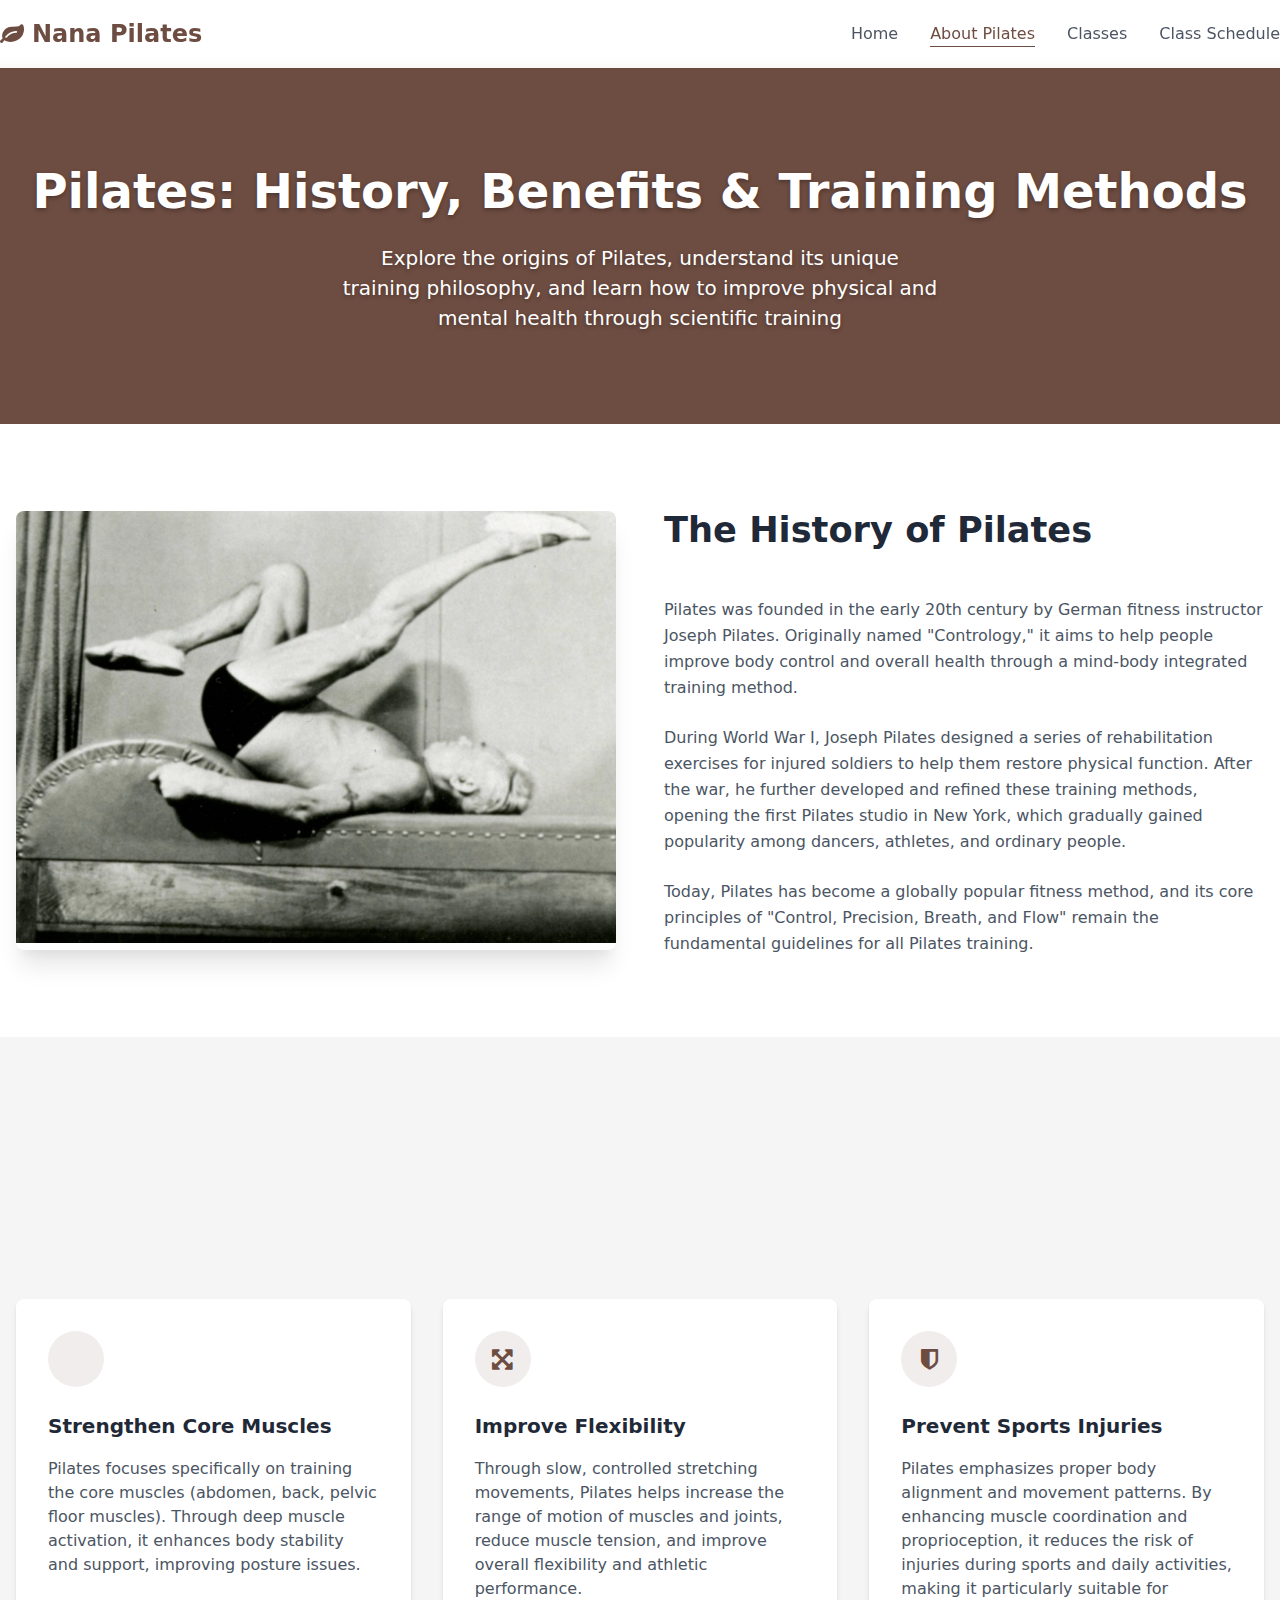
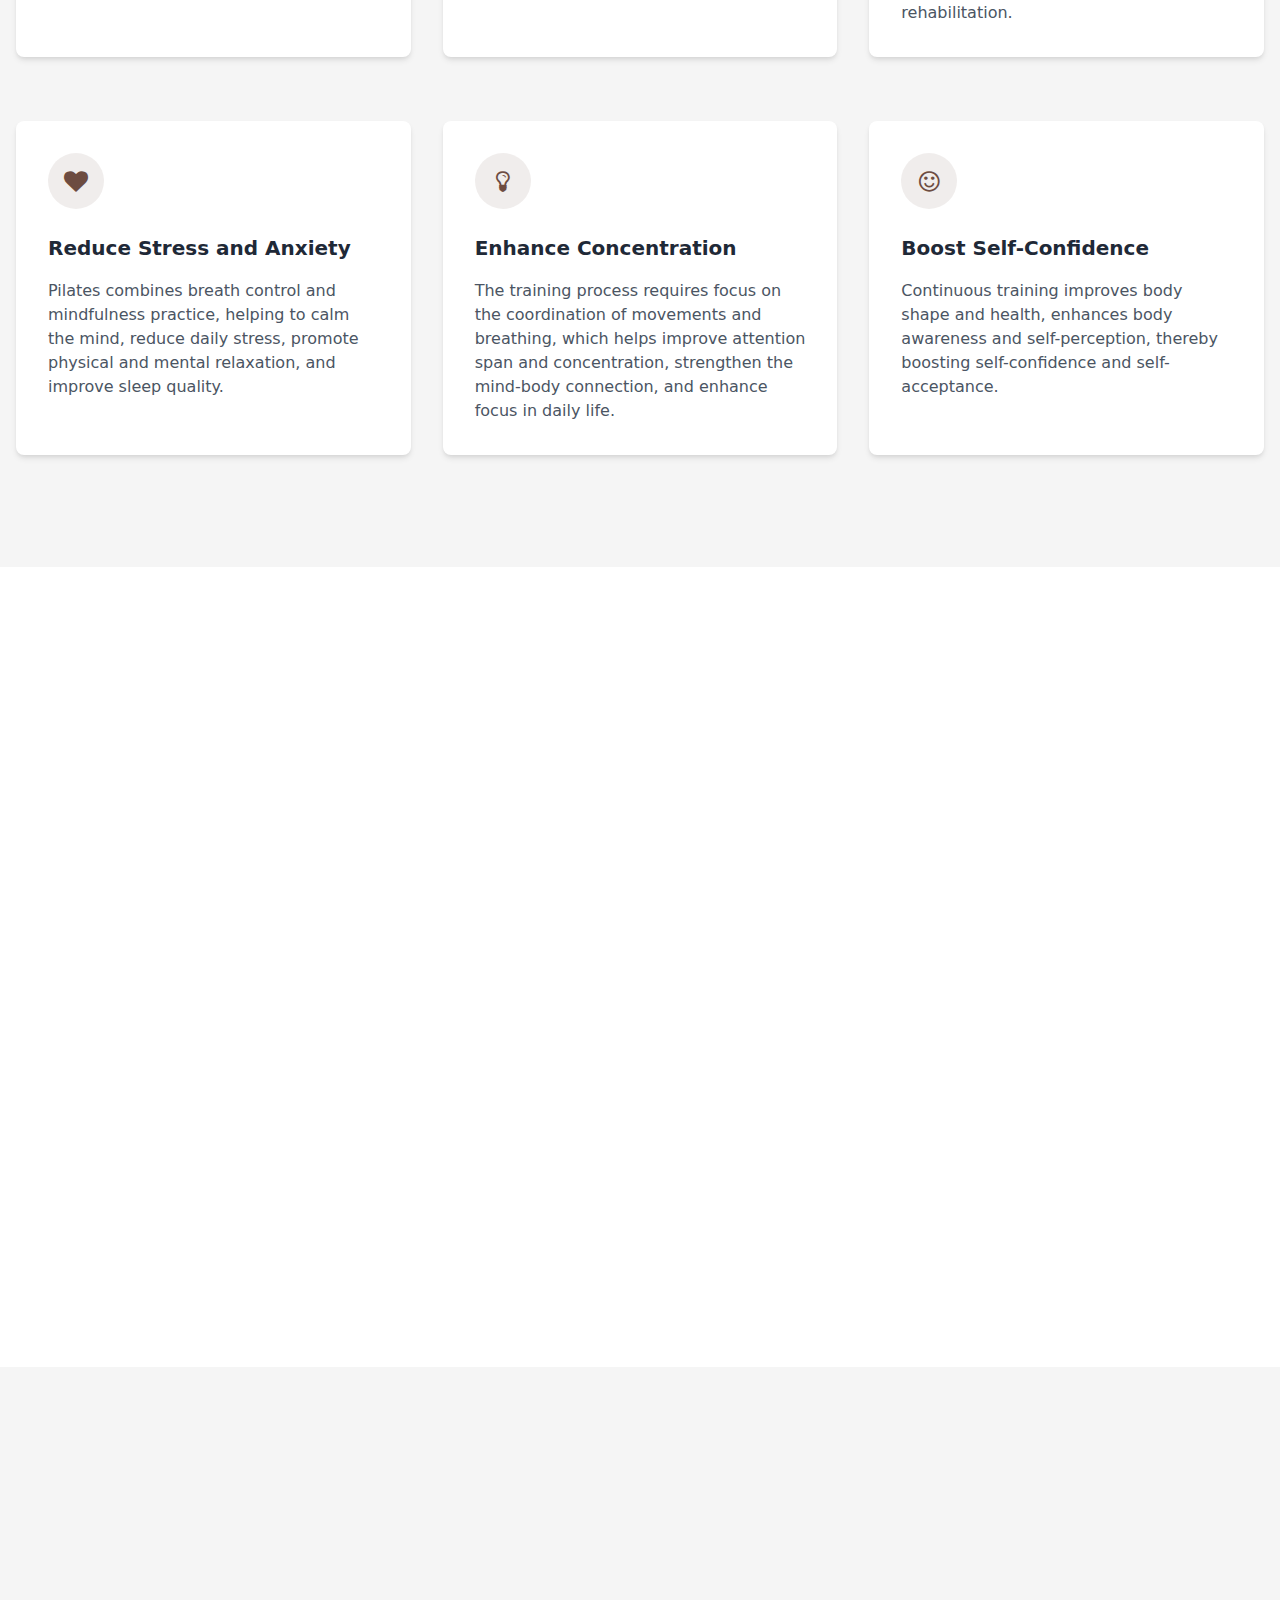
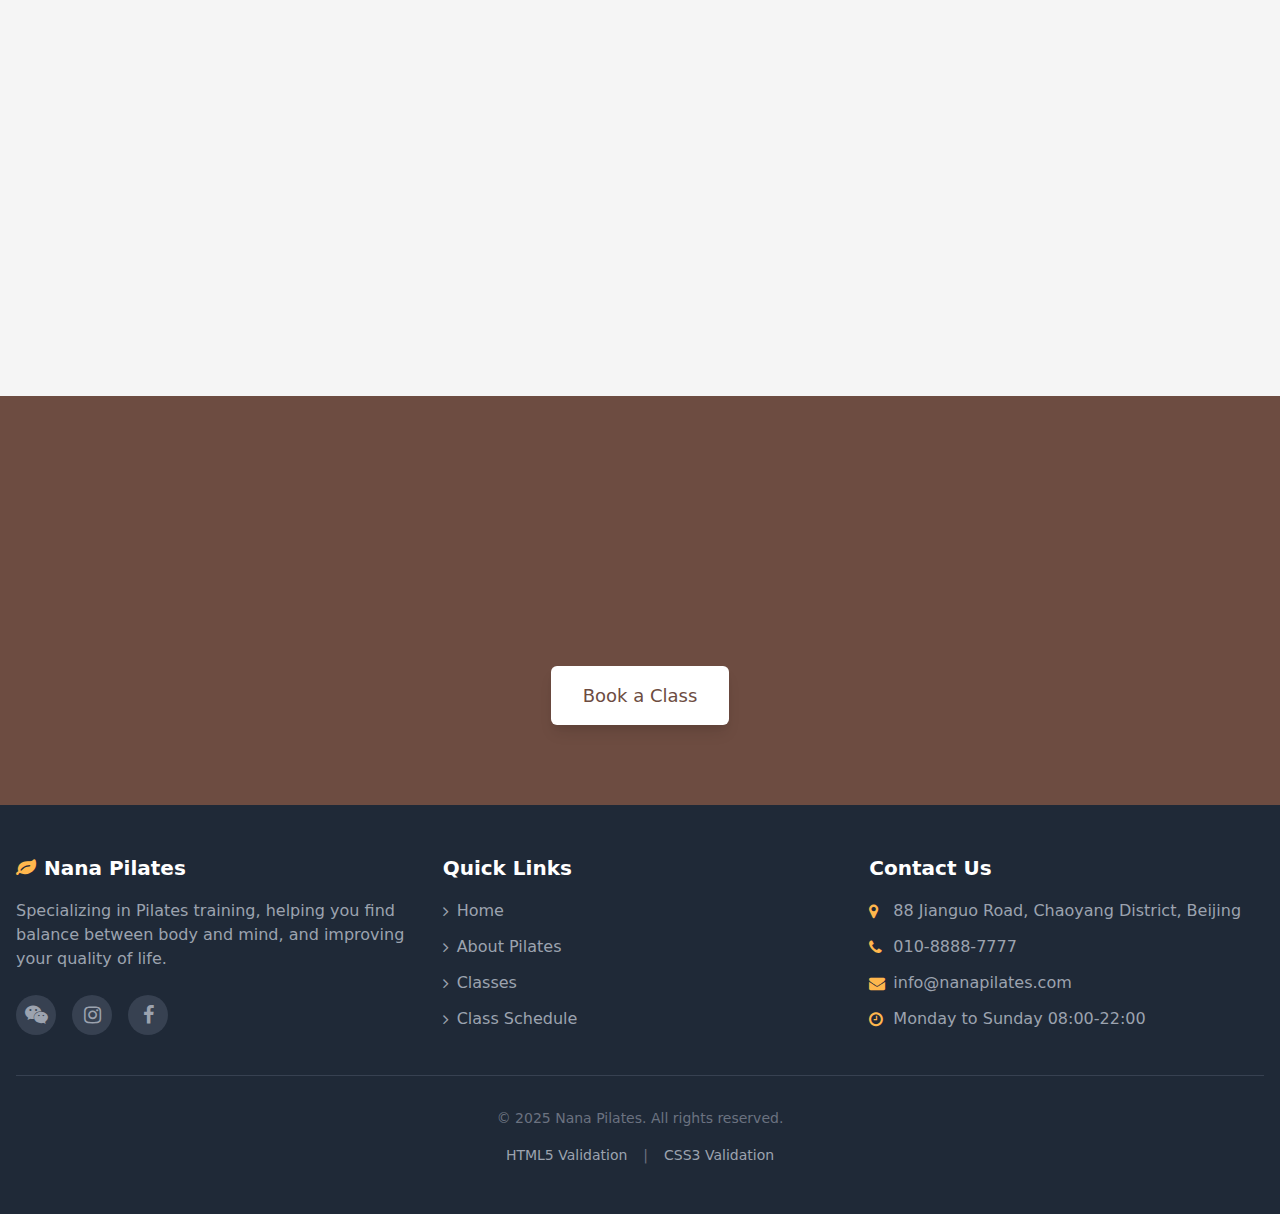
<file: About-pilates/about-pilates.html>
<!DOCTYPE html>
<html lang="en">
<head>
    <meta charset="UTF-8">
    <meta name="viewport" content="width=device-width, initial-scale=1.0">
    <meta name="description" content="Pilates History, Benefits & Training Methods - Nana Pilates Professional Studio">
    <meta name="keywords" content="Pilates history,Pilates benefits,Pilates training methods,Joseph Pilates">
    <title>About Pilates - Nana Pilates</title>
    <!-- External Resources -->
    <link href="https://cdn.jsdelivr.net/npm/font-awesome@4.7.0/css/font-awesome.min.css" rel="stylesheet">
    <!-- Import Separated CSS File -->
    <link rel="stylesheet" href="about-pilates.css">
</head>

<body>
    <!-- Navigation Bar (Controller: Page Navigation) -->
    <header id="navbar">
        <div class="container navbar-container">
            <a href="https://ruwen-hu.github.io/2025-Web-Assignment2/index.html" class="logo">
                <i class="fa fa-leaf"></i>
                <span>Nana Pilates</span>
            </a>
            
            <!-- Desktop Navigation -->
            <nav class="desktop-nav">
                <a href="https://ruwen-hu.github.io/2025-Web-Assignment2/index.html">Home</a>
                <a href="https://ruwen-hu.github.io/2025-Web-Assignment2/About-pilates/about-pilates.html" class="active">About Pilates</a>
                <a href="https://ruwen-hu.github.io/2025-Web-Assignment2/Courses/courses.html">Classes</a>
                <a href="https://ruwen-hu.github.io/2025-Web-Assignment2/Timetable/timetable.html">Class Schedule</a>
            </nav>
            
            <!-- Mobile Menu Button -->
            <button id="mobile-menu-btn" class="mobile-menu-btn">
                <i class="fa fa-bars" id="menu-icon"></i>
            </button>
        </div>
        
        <!-- Mobile Navigation Menu -->
        <div id="mobile-menu" class="mobile-menu">
            <div class="container">
                <ul>
                    <li><a href="https://ruwen-hu.github.io/2025-Web-Assignment2/index.html">Home</a></li>
                    <li><a href="https://ruwen-hu.github.io/2025-Web-Assignment2/About-pilates/about-pilates.html" class="active">About Pilates</a></li>
                    <li><a href="https://ruwen-hu.github.io/2025-Web-Assignment2/Courses/courses.html">Classes</a></li>
                    <li><a href="https://ruwen-hu.github.io/2025-Web-Assignment2/Timetable/timetable.html">Class Schedule</a></li>
                </ul>
            </div>
        </div>
    </header>

    <!-- Page Title Section -->
    <section class="page-hero">
        <div class="hero-content">
            <h1 class="hero-title text-shadow scroll-animate">Pilates: History, Benefits & Training Methods</h1>
            <p class="hero-desc text-shadow scroll-animate">
                Explore the origins of Pilates, understand its unique training philosophy, and learn how to improve physical and mental health through scientific training
            </p>
        </div>
    </section>

    <!-- Pilates History (Model: Data Display) -->
    <section class="section section-white">
        <div class="container">
            <div class="history-container">
                <div class="history-image scroll-animate">
                    <img src="image2_1.png" alt="Joseph Pilates">
                </div>
                <div class="history-content scroll-animate">
                    <h2 class="section-title">The History of Pilates</h2>
                    <p>
                        Pilates was founded in the early 20th century by German fitness instructor Joseph Pilates. Originally named "Contrology," it aims to help people improve body control and overall health through a mind-body integrated training method.
                    </p>
                    <p>
                        During World War I, Joseph Pilates designed a series of rehabilitation exercises for injured soldiers to help them restore physical function. After the war, he further developed and refined these training methods, opening the first Pilates studio in New York, which gradually gained popularity among dancers, athletes, and ordinary people.
                    </p>
                    <p>
                        Today, Pilates has become a globally popular fitness method, and its core principles of "Control, Precision, Breath, and Flow" remain the fundamental guidelines for all Pilates training.
                    </p>
                </div>
            </div>
        </div>
    </section>

    <!-- Core Benefits of Pilates (Model: Data Display + Category Filtering) -->
    <section class="section section-neutral">
        <div class="container">
            <div class="text-center mb-8">
                <h2 class="section-title scroll-animate">Core Benefits of Pilates</h2>
                <div class="section-divider scroll-animate"></div>
                
                <!-- Category Filter Function (Controller: Data Filtering) -->
                <div class="filter-buttons scroll-animate">
                    <button class="benefit-filter-btn active" data-filter="all">
                        All Benefits
                    </button>
                    <button class="benefit-filter-btn" data-filter="physical">
                        Physical Benefits
                    </button>
                    <button class="benefit-filter-btn" data-filter="mental">
                        Mental Benefits
                    </button>
                </div>
            </div>
            
            <!-- Benefits List (View: Data Display) -->
            <div id="benefits-container" class="benefits-container">
                <!-- Physical Benefit 1 -->
                <div class="benefit-card card-hover" data-category="physical">
                    <div class="benefit-icon">
                        <i class="fa fa-dumbbell"></i>
                    </div>
                    <h3 class="benefit-title">Strengthen Core Muscles</h3>
                    <p class="benefit-desc">
                        Pilates focuses specifically on training the core muscles (abdomen, back, pelvic floor muscles). Through deep muscle activation, it enhances body stability and support, improving posture issues.
                    </p>
                </div>
                
                <!-- Physical Benefit 2 -->
                <div class="benefit-card card-hover" data-category="physical">
                    <div class="benefit-icon">
                        <i class="fa fa-arrows-alt"></i>
                    </div>
                    <h3 class="benefit-title">Improve Flexibility</h3>
                    <p class="benefit-desc">
                        Through slow, controlled stretching movements, Pilates helps increase the range of motion of muscles and joints, reduce muscle tension, and improve overall flexibility and athletic performance.
                    </p>
                </div>
                
                <!-- Physical Benefit 3 -->
                <div class="benefit-card card-hover" data-category="physical">
                    <div class="benefit-icon">
                        <i class="fa fa-shield"></i>
                    </div>
                    <h3 class="benefit-title">Prevent Sports Injuries</h3>
                    <p class="benefit-desc">
                        Pilates emphasizes proper body alignment and movement patterns. By enhancing muscle coordination and proprioception, it reduces the risk of injuries during sports and daily activities, making it particularly suitable for rehabilitation.
                    </p>
                </div>
                
                <!-- Mental Benefit 1 -->
                <div class="benefit-card card-hover" data-category="mental">
                    <div class="benefit-icon">
                        <i class="fa fa-heart"></i>
                    </div>
                    <h3 class="benefit-title">Reduce Stress and Anxiety</h3>
                    <p class="benefit-desc">
                        Pilates combines breath control and mindfulness practice, helping to calm the mind, reduce daily stress, promote physical and mental relaxation, and improve sleep quality.
                    </p>
                </div>
                
                <!-- Mental Benefit 2 -->
                <div class="benefit-card card-hover" data-category="mental">
                    <div class="benefit-icon">
                        <i class="fa fa-lightbulb-o"></i>
                    </div>
                    <h3 class="benefit-title">Enhance Concentration</h3>
                    <p class="benefit-desc">
                        The training process requires focus on the coordination of movements and breathing, which helps improve attention span and concentration, strengthen the mind-body connection, and enhance focus in daily life.
                    </p>
                </div>
                
                <!-- Mental Benefit 3 -->
                <div class="benefit-card card-hover" data-category="mental">
                    <div class="benefit-icon">
                        <i class="fa fa-smile-o"></i>
                    </div>
                    <h3 class="benefit-title">Boost Self-Confidence</h3>
                    <p class="benefit-desc">
                        Continuous training improves body shape and health, enhances body awareness and self-perception, thereby boosting self-confidence and self-acceptance.
                    </p>
                </div>
            </div>
        </div>
    </section>

    <!-- Pilates Training Methods (Model: Data Display + Interactive Effects) -->
    <section class="section section-white">
        <div class="container">
            <div class="text-center mb-8">
                <h2 class="section-title scroll-animate">Core Pilates Training Methods</h2>
                <div class="section-divider scroll-animate"></div>
            </div>
            
            <div class="methods-container">
                <!-- Training Method 1 -->
                <div class="method-item scroll-animate">
                    <div class="method-number">1</div>
                    <div class="method-content">
                        <h3 class="method-title">Mat Pilates</h3>
                        <p class="method-desc">
                            The most basic form of Pilates training that requires no equipment (or only minimal auxiliary tools like resistance bands and small balls) and uses body weight for exercise.
                        </p>
                        <p class="method-desc">
                            Suitable for: Beginners, home training, and building foundational core strength. Common exercises include: Hundreds, Roll-Up, Single Leg Stretch, etc.
                        </p>
                    </div>
                </div>
                
                <!-- Training Method 2 -->
                <div class="method-item scroll-animate">
                    <div class="method-number">2</div>
                    <div class="method-content">
                        <h3 class="method-title">Equipment Pilates</h3>
                        <p class="method-desc">
                            Training using professional Pilates equipment, the most common being the Reformer. It provides resistance or support through springs to achieve more precise muscle training.
                        </p>
                        <p class="method-desc">
                            Suitable for: Students of all levels, rehabilitation training, and deep muscle activation. Other equipment includes: Cadillac, Wunda Chair, etc.
                        </p>
                    </div>
                </div>
                
                <!-- Training Method 3 -->
                <div class="method-item scroll-animate">
                    <div class="method-number">3</div>
                    <div class="method-content">
                        <h3 class="method-title">Pilates Breathing Technique</h3>
                        <p class="method-desc">
                            Pilates emphasizes the "lateral breathing" (or "intercostal breathing") method—expanding the ribs sideways when inhaling and engaging the abdomen when exhaling, helping to stabilize the core and provide movement energy.
                        </p>
                        <p class="method-desc">
                            Breath is closely coordinated with movement: usually exhale during exertion and inhale during relaxation or preparation, helping to improve movement quality and training effectiveness.
                        </p>
                    </div>
                </div>
                
                <!-- Training Method 4 -->
                <div class="method-item scroll-animate">
                    <div class="method-number">4</div>
                    <div class="method-content">
                        <h3 class="method-title">Pilates Core Principles</h3>
                        <p class="method-desc">
                            All Pilates training is based on six core principles: Control, Precision, Breath, Flow, Centering, and Concentration.
                        </p>
                        <p class="method-desc">
                            These principles ensure the safety and effectiveness of training, helping students maximize benefits in every movement while avoiding sports injuries.
                        </p>
                    </div>
                </div>
            </div>
        </div>
    </section>

    <!-- Suitable Crowds (Model: Data Display + Animation Effects) -->
    <section class="section section-neutral">
        <div class="container">
            <div class="text-center mb-8">
                <h2 class="section-title scroll-animate">Who is Pilates Suitable For?</h2>
                <div class="section-divider scroll-animate"></div>
            </div>
            
            <div class="people-container">
                <!-- Suitable Crowd 1 -->
                <div class="people-card card-hover scroll-animate">
                    <div class="people-icon">
                        <i class="fa fa-briefcase"></i>
                    </div>
                    <h3 class="people-title">Office Workers</h3>
                    <p class="people-desc">
                        Alleviate neck, shoulder, and back pain caused by prolonged sitting, correct poor posture, and reduce work stress.
                    </p>
                </div>
                
                <!-- Suitable Crowd 2 -->
                <div class="people-card card-hover scroll-animate">
                    <div class="people-icon">
                        <i class="fa fa-female"></i>
                    </div>
                    <h3 class="people-title">Postpartum Mothers</h3>
                    <p class="people-desc">
                        Restore pelvic floor muscle function, repair diastasis recti, reshape body contour, and relieve postpartum discomfort.
                    </p>
                </div>
                
                <!-- Suitable Crowd 3 -->
                <div class="people-card card-hover scroll-animate">
                    <div class="people-icon">
                        <i class="fa fa-futbol-o"></i>
                    </div>
                    <h3 class="people-title">Athletes</h3>
                    <p class="people-desc">
                        Enhance athletic performance, prevent sports injuries, and improve core stability and body coordination.
                    </p>
                </div>
                
                <!-- Suitable Crowd 4 -->
                <div class="people-card card-hover scroll-animate">
                    <div class="people-icon">
                        <i class="fa fa-heartbeat"></i>
                    </div>
                    <h3 class="people-title">Rehabilitation Patients</h3>
                    <p class="people-desc">
                        Assist physical therapy, restore function of injured areas, improve chronic pain, and enhance quality of life.
                    </p>
                </div>
            </div>
        </div>
    </section>

    <!-- Booking Section -->
    <section class="section section-primary">
        <div class="container text-center">
            <h2 class="section-title section-title-primary scroll-animate">Ready to Start Your Pilates Journey?</h2>
            <p class="section-desc section-desc-white scroll-animate">
                Enjoy 20% off your first trial class. Book a private session, and our professional instructors will provide you with personalized assessment and training recommendations.
            </p>
            <div class="button-container">
                <a href="https://ruwen-hu.github.io/2025-Web-Assignment2/Timetable/timetable.html" class="btn btn-primary">Book a Class</a>
            </div>
        </div>
    </section>

    <!-- Footer -->
    <footer class="footer">
        <div class="container">
            <div class="footer-container">
                <div class="footer-col footer-about">
                    <h3>
                        <i class="fa fa-leaf"></i>
                        Nana Pilates
                    </h3>
                    <p>
                        Specializing in Pilates training, helping you find balance between body and mind, and improving your quality of life.
                    </p>
                    <div class="social-links">
                        <a href="#" class="social-link">
                            <i class="fa fa-weixin"></i>
                        </a>
                        <a href="#" class="social-link">
                            <i class="fa fa-instagram"></i>
                        </a>
                        <a href="#" class="social-link">
                            <i class="fa fa-facebook"></i>
                        </a>
                    </div>
                </div>
                <div class="footer-col footer-links">
                    <h3>Quick Links</h3>
                    <ul>
                        <li><a href="https://ruwen-hu.github.io/2025-Web-Assignment2/index.html">
                            <i class="fa fa-angle-right"></i> Home
                        </a></li>
                        <li><a href="https://ruwen-hu.github.io/2025-Web-Assignment2/About-pilates/about-pilates.html">
                            <i class="fa fa-angle-right"></i> About Pilates
                        </a></li>
                        <li><a href="https://ruwen-hu.github.io/2025-Web-Assignment2/Courses/courses.html">
                            <i class="fa fa-angle-right"></i> Classes
                        </a></li>
                        <li><a href="https://ruwen-hu.github.io/2025-Web-Assignment2/Timetable/timetable.html">
                            <i class="fa fa-angle-right"></i> Class Schedule
                        </a></li>
                    </ul>
                </div>
                <div class="footer-col footer-contact">
                    <h3>Contact Us</h3>
                    <ul>
                        <li>
                            <i class="fa fa-map-marker"></i>
                            <span>88 Jianguo Road, Chaoyang District, Beijing</span>
                        </li>
                        <li>
                            <i class="fa fa-phone"></i>
                            <span>010-8888-7777</span>
                        </li>
                        <li>
                            <i class="fa fa-envelope"></i>
                            <a href="mailto:info@nanapilates.com">info@nanapilates.com</a>
                        </li>
                        <li>
                            <i class="fa fa-clock-o"></i>
                            <span>Monday to Sunday 08:00-22:00</span>
                        </li>
                    </ul>
                </div>
            </div>
            <div class="footer-bottom">
                <p>&copy; 2025 Nana Pilates. All rights reserved.</p>
                <div class="footer-validators">
                    <!-- W3C Validator Links -->
                    <!-- <a href="https://validator.w3.org/check/referer" class="text-gray-400 hover:text-secondary transition-custom">HTML5 Validation</a> -->
                    <a href="https://validator.w3.org/check?uri=https://ruwen-hu.github.io/2025-Web-Assignment2/" target="_blank" rel="noopener noreferrer" class="text-gray-400 hover:text-secondary transition-custom">HTML5 Validation
                    </a>
                    <span>|</span>
                    <!-- <a href="https://jigsaw.w3.org/css-validator/check/referer" class="text-gray-400 hover:text-secondary transition-custom">CSS3 Validation</a> -->
                    <a href="https://jigsaw.w3.org/css-validator/validator?uri=https://ruwen-hu.github.io/2025-Web-Assignment2/" 
                    target="_blank" rel="noopener noreferrer" 
                    class="text-gray-400 hover:text-secondary transition-custom">
                    CSS3 Validation
                    </a>
                </div>
            </div>
        </div>
    </footer>

    <script src="about-pilates.js"></script>
</body>
</html>
</file>
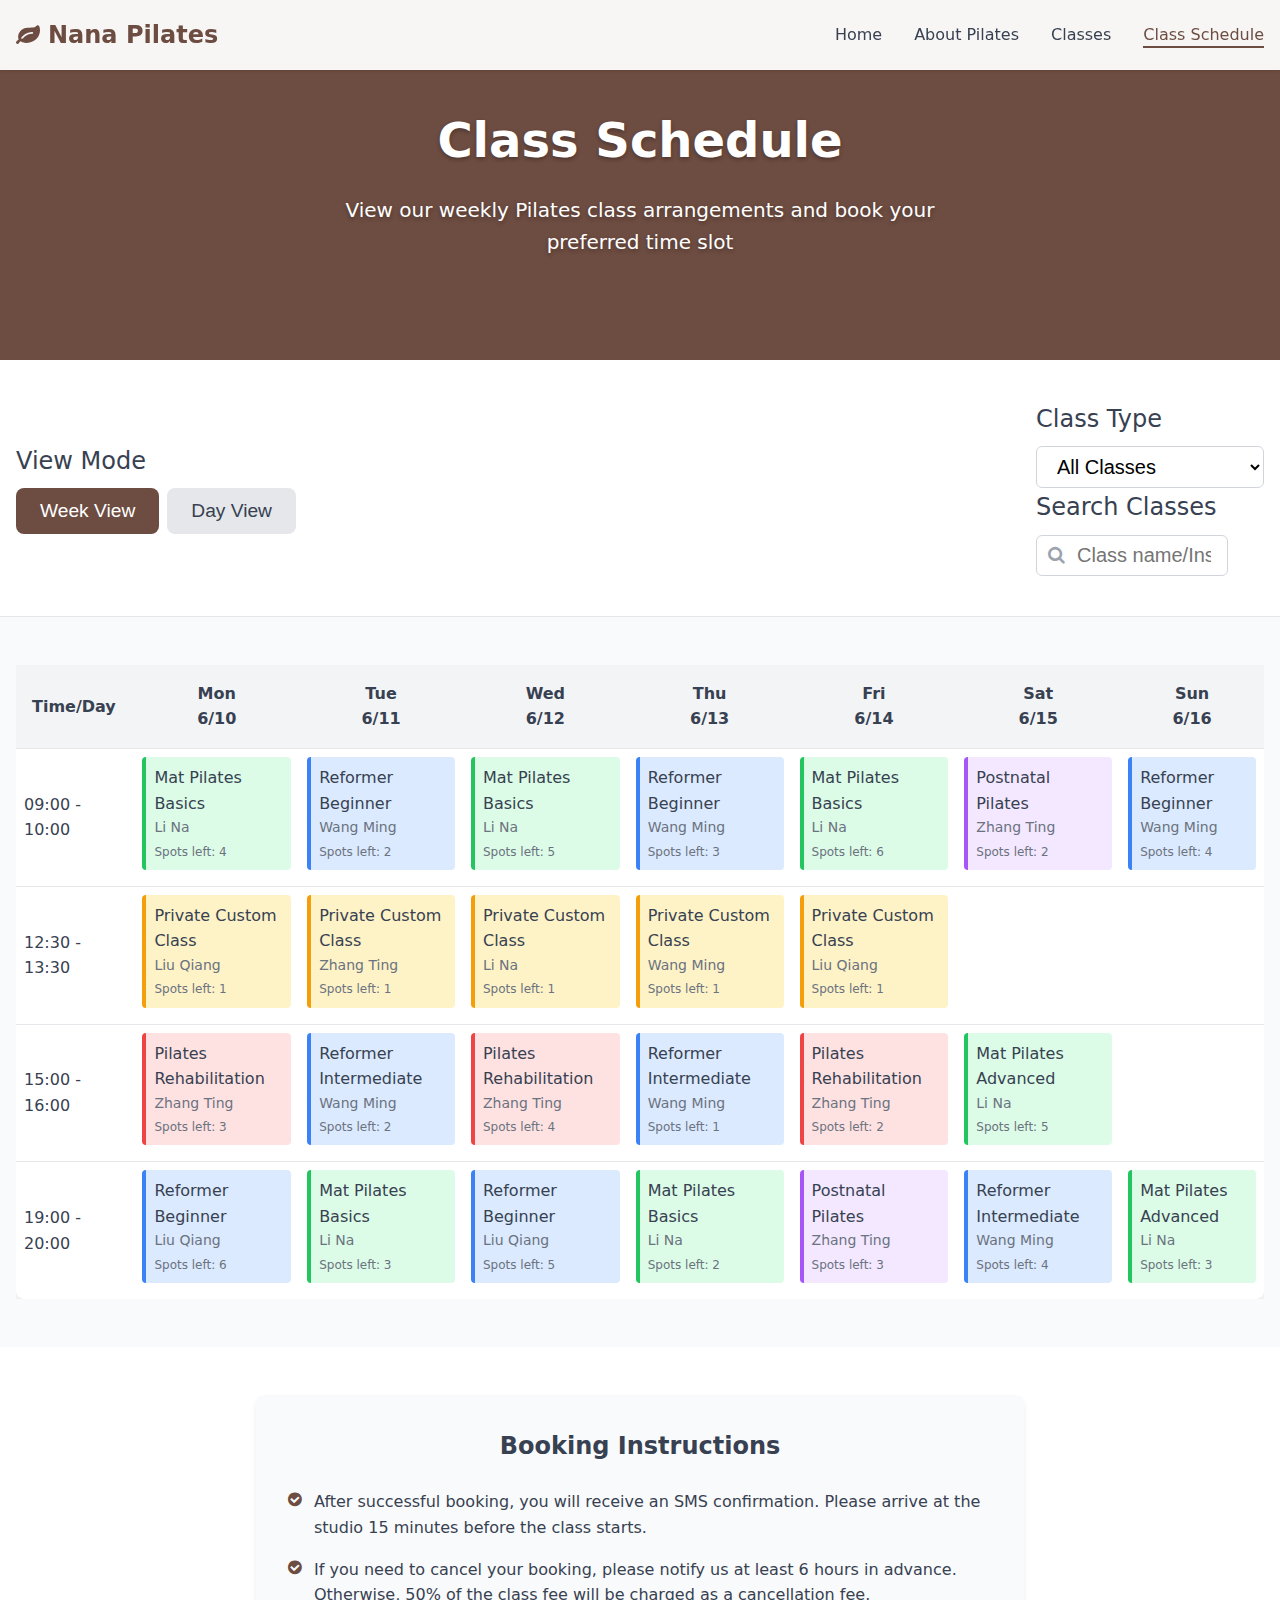
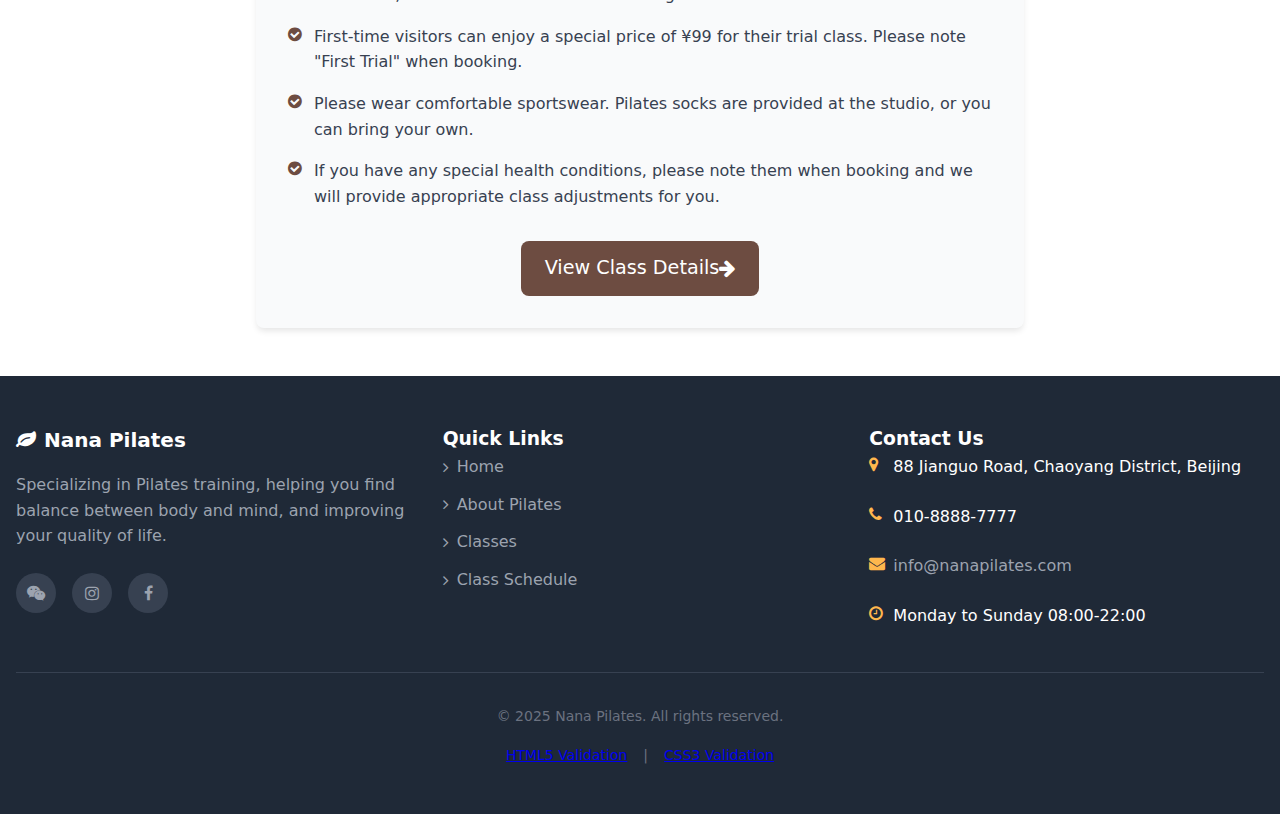
<file: Timetable/timetable.html>
<!DOCTYPE html>
<html lang="en">
<head>
    <meta charset="UTF-8">
    <meta name="viewport" content="width=device-width, initial-scale=1.0">
    <meta name="description" content="Nana Pilates Class Schedule - View Latest Class Arrangements and Book Online">
    <meta name="keywords" content="Pilates timetable,class schedule,Pilates booking,weekly classes">
    <title>Class Schedule - Nana Pilates</title>
    <!-- External Resources -->
    <link href="https://cdn.jsdelivr.net/npm/font-awesome@4.7.0/css/font-awesome.min.css" rel="stylesheet">
    <link href="timetable.css" rel="stylesheet">
</head>

<body class="bg-gray-50">
    <!-- Navigation Bar -->
    <header class="navbar">
        <div class="container">
            <div class="navbar-content">
                <a href="../index.html" class="logo">
                    <i class="fa fa-leaf logo-icon"></i>
                    <span>Nana Pilates</span>
                </a>
                
                <!-- Desktop Navigation -->
                <nav class="desktop-nav">
                    <a href="https://ruwen-hu.github.io/2025-Web-Assignment2/index.html" class="nav-link">Home</a>
                    <a href="https://ruwen-hu.github.io/2025-Web-Assignment2/About-pilates/about-pilates.html" class="nav-link">About Pilates</a>    
                    <a href="https://ruwen-hu.github.io/2025-Web-Assignment2/Courses/courses.html" class="nav-link">Classes</a>
                    <a href="https://ruwen-hu.github.io/2025-Web-Assignment2/Timetable/timetable.html" class="nav-link active">Class Schedule</a>
                </nav>
                
                <!-- Mobile Menu Button -->
                <button class="mobile-menu-btn" id="mobile-menu-btn">
                    <i class="fa fa-bars" id="menu-icon"></i>
                </button>
            </div>
        </div>
        
        <!-- Mobile Navigation Menu -->
        <div class="mobile-menu" id="mobile-menu">
            <div class="container">
                <div class="flex flex-col gap-3 py-2">
                    <a href="https://ruwen-hu.github.io/2025-Web-Assignment2/index.html" class="mobile-nav-link">Home</a>
                    <a href="https://ruwen-hu.github.io/2025-Web-Assignment2/About-pilates/about-pilates.html" class="mobile-nav-link">About Pilates</a>    
                    <a href="https://ruwen-hu.github.io/2025-Web-Assignment2/Courses/courses.html" class="mobile-nav-link">Classes</a>
                    <a href="https://ruwen-hu.github.io/2025-Web-Assignment2/Timetable/timetable.html" class="mobile-nav-link active">Class Schedule</a>
                </div>
            </div>
        </div>
    </header>

    <!-- Page Title Section -->
    <section class="hero-section">
        <div class="hero-content">
            <h1 class="hero-title">Class Schedule</h1>
            <p class="hero-subtitle">
                View our weekly Pilates class arrangements and book your preferred time slot
            </p>
        </div>
    </section>

    <!-- Date Filter -->
    <section class="filter-section">
        <div class="container">
            <div class="filter-content">
                <!-- Week/Day View Toggle -->
                <div class="filter-group">
                    <label class="filter-label">View Mode</label>
                    <div class="button-group">
                        <button id="week-view-btn" class="btn btn-primary active">Week View</button>
                        <button id="day-view-btn" class="btn btn-secondary">Day View</button>
                    </div>
                </div>
                
                <!-- Date Selector -->
                <!-- <div class="filter-group">
                    <label class="filter-label">Select Date</label>
                    <div class="date-selector">
                        <button id="prev-week" class="date-btn">
                            <i class="fa fa-chevron-left"></i>
                        </button>
                        <div id="current-date-range" class="date-range">
                            June 10, 2024 - June 16, 2024
                        </div>
                        <button id="next-week" class="date-btn">
                            <i class="fa fa-chevron-right"></i>
                        </button>
                    </div>
                </div> -->
                
                <!-- Course Type Filter and Search -->
                <div class="filter-group flex flex-col gap-4 md:flex-row">
                    <div>
                        <label class="filter-label">Class Type</label>
                        <select id="course-type-filter" class="select-input">
                            <option value="all">All Classes</option>
                            <option value="mat">Mat Pilates</option>
                            <option value="reformer">Reformer Pilates</option>
                            <option value="postnatal">Postnatal Recovery</option>
                            <option value="rehab">Rehabilitation</option>
                            <option value="private">Private Custom</option>
                        </select>
                    </div>
                    
                    <!-- Search Box -->
                    <div>
                        <label class="filter-label">Search Classes</label>
                        <div class="search-container">
                            <input type="text" id="course-search" placeholder="Class name/Instructor" class="search-input">
                            <i class="fa fa-search search-icon"></i>
                        </div>
                    </div>
                </div>
            </div>
        </div>
    </section>

    <!-- Week View Timetable -->
    <section class="main-section">
        <div class="container">
            <!-- Week View -->
            <div id="week-view" class="timetable-container">
                <table class="timetable">
                    <thead>
                        <tr>
                            <th class="text-left w-1/8">Time/Day</th>
                            <th class="text-center">Mon<br><span class="text-sm text-gray-500">6/10</span></th>
                            <th class="text-center">Tue<br><span class="text-sm text-gray-500">6/11</span></th>
                            <th class="text-center">Wed<br><span class="text-sm text-gray-500">6/12</span></th>
                            <th class="text-center">Thu<br><span class="text-sm text-gray-500">6/13</span></th>
                            <th class="text-center">Fri<br><span class="text-sm text-gray-500">6/14</span></th>
                            <th class="text-center">Sat<br><span class="text-sm text-gray-500">6/15</span></th>
                            <th class="text-center">Sun<br><span class="text-sm text-gray-500">6/16</span></th>
                        </tr>
                    </thead>
                    <tbody>
                        <!-- Morning Session -->
                        <tr class="border-t border-gray-200">
                            <td class="font-medium">09:00 - 10:00</td>
                            <td>
                                <div class="course-item course-mat"
                                     data-type="mat" data-course="Mat Pilates Basics" data-coach="Li Na" data-time="09:00 - 10:00" data-date="June 10, 2024" data-remaining="4">
                                    <div class="course-name">Mat Pilates Basics</div>
                                    <div class="course-coach">Li Na</div>
                                    <div class="course-remaining">Spots left: 4</div>
                                </div>
                            </td>
                            <td>
                                <div class="course-item course-reformer"
                                     data-type="reformer" data-course="Reformer Beginner" data-coach="Wang Ming" data-time="09:00 - 10:00" data-date="June 11, 2024" data-remaining="2">
                                    <div class="course-name">Reformer Beginner</div>
                                    <div class="course-coach">Wang Ming</div>
                                    <div class="course-remaining">Spots left: 2</div>
                                </div>
                            </td>
                            <td>
                                <div class="course-item course-mat"
                                     data-type="mat" data-course="Mat Pilates Basics" data-coach="Li Na" data-time="09:00 - 10:00" data-date="June 12, 2024" data-remaining="5">
                                    <div class="course-name">Mat Pilates Basics</div>
                                    <div class="course-coach">Li Na</div>
                                    <div class="course-remaining">Spots left: 5</div>
                                </div>
                            </td>
                            <td>
                                <div class="course-item course-reformer"
                                     data-type="reformer" data-course="Reformer Beginner" data-coach="Wang Ming" data-time="09:00 - 10:00" data-date="June 13, 2024" data-remaining="3">
                                    <div class="course-name">Reformer Beginner</div>
                                    <div class="course-coach">Wang Ming</div>
                                    <div class="course-remaining">Spots left: 3</div>
                                </div>
                            </td>
                            <td>
                                <div class="course-item course-mat"
                                     data-type="mat" data-course="Mat Pilates Basics" data-coach="Li Na" data-time="09:00 - 10:00" data-date="June 14, 2024" data-remaining="6">
                                    <div class="course-name">Mat Pilates Basics</div>
                                    <div class="course-coach">Li Na</div>
                                    <div class="course-remaining">Spots left: 6</div>
                                </div>
                            </td>
                            <td>
                                <div class="course-item course-postnatal"
                                     data-type="postnatal" data-course="Postnatal Pilates" data-coach="Zhang Ting" data-time="09:00 - 10:00" data-date="June 15, 2024" data-remaining="2">
                                    <div class="course-name">Postnatal Pilates</div>
                                    <div class="course-coach">Zhang Ting</div>
                                    <div class="course-remaining">Spots left: 2</div>
                                </div>
                            </td>
                            <td>
                                <div class="course-item course-reformer"
                                     data-type="reformer" data-course="Reformer Beginner" data-coach="Wang Ming" data-time="09:00 - 10:00" data-date="June 16, 2024" data-remaining="4">
                                    <div class="course-name">Reformer Beginner</div>
                                    <div class="course-coach">Wang Ming</div>
                                    <div class="course-remaining">Spots left: 4</div>
                                </div>
                            </td>
                        </tr>
                        
                        <!-- Noon Session -->
                        <tr class="border-t border-gray-200">
                            <td class="font-medium">12:30 - 13:30</td>
                            <td>
                                <div class="course-item course-private"
                                     data-type="private" data-course="Private Custom Class" data-coach="Liu Qiang" data-time="12:30 - 13:30" data-date="June 10, 2024" data-remaining="1">
                                    <div class="course-name">Private Custom Class</div>
                                    <div class="course-coach">Liu Qiang</div>
                                    <div class="course-remaining">Spots left: 1</div>
                                </div>
                            </td>
                            <td>
                                <div class="course-item course-private"
                                     data-type="private" data-course="Private Custom Class" data-coach="Zhang Ting" data-time="12:30 - 13:30" data-date="June 11, 2024" data-remaining="1">
                                    <div class="course-name">Private Custom Class</div>
                                    <div class="course-coach">Zhang Ting</div>
                                    <div class="course-remaining">Spots left: 1</div>
                                </div>
                            </td>
                            <td>
                                <div class="course-item course-private"
                                     data-type="private" data-course="Private Custom Class" data-coach="Li Na" data-time="12:30 - 13:30" data-date="June 12, 2024" data-remaining="1">
                                    <div class="course-name">Private Custom Class</div>
                                    <div class="course-coach">Li Na</div>
                                    <div class="course-remaining">Spots left: 1</div>
                                </div>
                            </td>
                            <td>
                                <div class="course-item course-private"
                                     data-type="private" data-course="Private Custom Class" data-coach="Wang Ming" data-time="12:30 - 13:30" data-date="June 13, 2024" data-remaining="1">
                                    <div class="course-name">Private Custom Class</div>
                                    <div class="course-coach">Wang Ming</div>
                                    <div class="course-remaining">Spots left: 1</div>
                                </div>
                            </td>
                            <td>
                                <div class="course-item course-private"
                                     data-type="private" data-course="Private Custom Class" data-coach="Liu Qiang" data-time="12:30 - 13:30" data-date="June 14, 2024" data-remaining="1">
                                    <div class="course-name">Private Custom Class</div>
                                    <div class="course-coach">Liu Qiang</div>
                                    <div class="course-remaining">Spots left: 1</div>
                                </div>
                            </td>
                            <td></td>
                            <td></td>
                        </tr>
                        
                        <!-- Afternoon Session -->
                        <tr class="border-t border-gray-200">
                            <td class="font-medium">15:00 - 16:00</td>
                            <td>
                                <div class="course-item course-rehab"
                                     data-type="rehab" data-course="Pilates Rehabilitation" data-coach="Zhang Ting" data-time="15:00 - 16:00" data-date="June 10, 2024" data-remaining="3">
                                    <div class="course-name">Pilates Rehabilitation</div>
                                    <div class="course-coach">Zhang Ting</div>
                                    <div class="course-remaining">Spots left: 3</div>
                                </div>
                            </td>
                            <td>
                                <div class="course-item course-reformer"
                                     data-type="reformer" data-course="Reformer Intermediate" data-coach="Wang Ming" data-time="15:00 - 16:00" data-date="June 11, 2024" data-remaining="2">
                                    <div class="course-name">Reformer Intermediate</div>
                                    <div class="course-coach">Wang Ming</div>
                                    <div class="course-remaining">Spots left: 2</div>
                                </div>
                            </td>
                            <td>
                                <div class="course-item course-rehab"
                                     data-type="rehab" data-course="Pilates Rehabilitation" data-coach="Zhang Ting" data-time="15:00 - 16:00" data-date="June 12, 2024" data-remaining="4">
                                    <div class="course-name">Pilates Rehabilitation</div>
                                    <div class="course-coach">Zhang Ting</div>
                                    <div class="course-remaining">Spots left: 4</div>
                                </div>
                            </td>
                            <td>
                                <div class="course-item course-reformer"
                                     data-type="reformer" data-course="Reformer Intermediate" data-coach="Wang Ming" data-time="15:00 - 16:00" data-date="June 13, 2024" data-remaining="1">
                                    <div class="course-name">Reformer Intermediate</div>
                                    <div class="course-coach">Wang Ming</div>
                                    <div class="course-remaining">Spots left: 1</div>
                                </div>
                            </td>
                            <td>
                                <div class="course-item course-rehab"
                                     data-type="rehab" data-course="Pilates Rehabilitation" data-coach="Zhang Ting" data-time="15:00 - 16:00" data-date="June 14, 2024" data-remaining="2">
                                    <div class="course-name">Pilates Rehabilitation</div>
                                    <div class="course-coach">Zhang Ting</div>
                                    <div class="course-remaining">Spots left: 2</div>
                                </div>
                            </td>
                            <td>
                                <div class="course-item course-mat"
                                     data-type="mat" data-course="Mat Pilates Advanced" data-coach="Li Na" data-time="15:00 - 16:00" data-date="June 15, 2024" data-remaining="5">
                                    <div class="course-name">Mat Pilates Advanced</div>
                                    <div class="course-coach">Li Na</div>
                                    <div class="course-remaining">Spots left: 5</div>
                                </div>
                            </td>
                            <td></td>
                        </tr>
                        
                        <!-- Evening Session -->
                        <tr class="border-t border-gray-200">
                            <td class="font-medium">19:00 - 20:00</td>
                            <td>
                                <div class="course-item course-reformer"
                                     data-type="reformer" data-course="Reformer Beginner" data-coach="Liu Qiang" data-time="19:00 - 20:00" data-date="June 10, 2024" data-remaining="6">
                                    <div class="course-name">Reformer Beginner</div>
                                    <div class="course-coach">Liu Qiang</div>
                                    <div class="course-remaining">Spots left: 6</div>
                                </div>
                            </td>
                            <td>
                                <div class="course-item course-mat"
                                     data-type="mat" data-course="Mat Pilates Basics" data-coach="Li Na" data-time="19:00 - 20:00" data-date="June 11, 2024" data-remaining="3">
                                    <div class="course-name">Mat Pilates Basics</div>
                                    <div class="course-coach">Li Na</div>
                                    <div class="course-remaining">Spots left: 3</div>
                                </div>
                            </td>
                            <td>
                                <div class="course-item course-reformer"
                                     data-type="reformer" data-course="Reformer Beginner" data-coach="Liu Qiang" data-time="19:00 - 20:00" data-date="June 12, 2024" data-remaining="5">
                                    <div class="course-name">Reformer Beginner</div>
                                    <div class="course-coach">Liu Qiang</div>
                                    <div class="course-remaining">Spots left: 5</div>
                                </div>
                            </td>
                            <td>
                                <div class="course-item course-mat"
                                     data-type="mat" data-course="Mat Pilates Basics" data-coach="Li Na" data-time="19:00 - 20:00" data-date="June 13, 2024" data-remaining="2">
                                    <div class="course-name">Mat Pilates Basics</div>
                                    <div class="course-coach">Li Na</div>
                                    <div class="course-remaining">Spots left: 2</div>
                                </div>
                            </td>
                            <td>
                                <div class="course-item course-postnatal"
                                     data-type="postnatal" data-course="Postnatal Pilates" data-coach="Zhang Ting" data-time="19:00 - 20:00" data-date="June 14, 2024" data-remaining="3">
                                    <div class="course-name">Postnatal Pilates</div>
                                    <div class="course-coach">Zhang Ting</div>
                                    <div class="course-remaining">Spots left: 3</div>
                                </div>
                            </td>
                            <td>
                                <div class="course-item course-reformer"
                                     data-type="reformer" data-course="Reformer Intermediate" data-coach="Wang Ming" data-time="19:00 - 20:00" data-date="June 15, 2024" data-remaining="4">
                                    <div class="course-name">Reformer Intermediate</div>
                                    <div class="course-coach">Wang Ming</div>
                                    <div class="course-remaining">Spots left: 4</div>
                                </div>
                            </td>
                            <td>
                                <div class="course-item course-mat"
                                     data-type="mat" data-course="Mat Pilates Advanced" data-coach="Li Na" data-time="19:00 - 20:00" data-date="June 16, 2024" data-remaining="3">
                                    <div class="course-name">Mat Pilates Advanced</div>
                                    <div class="course-coach">Li Na</div>
                                    <div class="course-remaining">Spots left: 3</div>
                                </div>
                            </td>
                        </tr>
                    </tbody>
                </table>
            </div>
            
            <!-- Day View -->
            <div id="day-view" class="day-view">
                <div class="day-header">
                    <h2 id="day-view-date" class="day-title">June 10, 2024 (Monday)</h2>
                    <div class="day-nav">
                        <button id="prev-day" class="btn btn-secondary">
                            <i class="fa fa-chevron-left mr-1"></i> Previous Day
                        </button>
                        <button id="next-day" class="btn btn-secondary">
                            Next Day <i class="fa fa-chevron-right ml-1"></i>
                        </button>
                    </div>
                </div>
                
                <div id="day-view-courses" class="day-courses">
                    <!-- Day view course items will be dynamically generated via JS -->
                </div>
            </div>
        </div>
    </section>

    <!-- Booking Instructions -->
    <section class="info-section">
        <div class="container">
            <div class="info-container">
                <h2 class="info-title">Booking Instructions</h2>
                <ul class="info-list">
                    <li class="info-item">
                        <i class="fa fa-check-circle info-icon"></i>
                        <span>After successful booking, you will receive an SMS confirmation. Please arrive at the studio 15 minutes before the class starts.</span>
                    </li>
                    <li class="info-item">
                        <i class="fa fa-check-circle info-icon"></i>
                        <span>If you need to cancel your booking, please notify us at least 6 hours in advance. Otherwise, 50% of the class fee will be charged as a cancellation fee.</span>
                    </li>
                    <li class="info-item">
                        <i class="fa fa-check-circle info-icon"></i>
                        <span>First-time visitors can enjoy a special price of ¥99 for their trial class. Please note "First Trial" when booking.</span>
                    </li>
                    <li class="info-item">
                        <i class="fa fa-check-circle info-icon"></i>
                        <span>Please wear comfortable sportswear. Pilates socks are provided at the studio, or you can bring your own.</span>
                    </li>
                    <li class="info-item">
                        <i class="fa fa-check-circle info-icon"></i>
                        <span>If you have any special health conditions, please note them when booking and we will provide appropriate class adjustments for you.</span>
                    </li>
                </ul>
                <div class="info-action">
                    <a href="https://ruwen-hu.github.io/2025-Web-Assignment2/Courses/courses.html" class="btn btn-primary">
                        View Class Details <i class="fa fa-arrow-right ml-2"></i>
                    </a>
                </div>
            </div>
        </div>
    </section>

    <!-- Footer -->
    <footer class="footer">
        <div class="container">
            <div class="footer-content">
                <div>
                    <h3 class="footer-brand">
                        <i class="fa fa-leaf"></i>
                        Nana Pilates
                    </h3>
                    <p class="footer-desc">
                        Specializing in Pilates training, helping you find balance between body and mind, and improving your quality of life.
                    </p>
                    <div class="social-links">
                        <a href="#" class="social-link">
                            <i class="fa fa-weixin"></i>
                        </a>
                        <a href="#" class="social-link">
                            <i class="fa fa-instagram"></i>
                        </a>
                        <a href="#" class="social-link">
                            <i class="fa fa-facebook"></i>
                        </a>
                    </div>
                </div>
                <div>
                    <h3 class="text-xl font-bold mb-4">Quick Links</h3>
                    <ul class="footer-links">
                        <li><a href="https://ruwen-hu.github.io/2025-Web-Assignment2/index.html" class="footer-link">
                            <i class="fa fa-angle-right"></i> Home
                        </a></li>
                        <li><a href="https://ruwen-hu.github.io/2025-Web-Assignment2/About-pilates/about-pilates.html" class="footer-link">
                            <i class="fa fa-angle-right"></i> About Pilates
                        </a></li>
                        <li><a href="https://ruwen-hu.github.io/2025-Web-Assignment2/Courses/courses.html" class="footer-link">
                            <i class="fa fa-angle-right"></i> Classes
                        </a></li>
                        <li><a href="https://ruwen-hu.github.io/2025-Web-Assignment2/Timetable/timetable.html" class="footer-link">
                            <i class="fa fa-angle-right"></i> Class Schedule
                        </a></li>
                    </ul>
                </div>
                <div>
                    <h3 class="text-xl font-bold mb-4">Contact Us</h3>
                    <ul class="footer-links">
                        <li class="contact-item">
                            <i class="fa fa-map-marker contact-icon"></i>
                            <span class="text-gray-400">88 Jianguo Road, Chaoyang District, Beijing</span>
                        </li>
                        <li class="contact-item">
                            <i class="fa fa-phone contact-icon"></i>
                            <span class="text-gray-400">010-8888-7777</span>
                        </li>
                        <li class="contact-item">
                            <i class="fa fa-envelope contact-icon"></i>
                            <a href="mailto:info@nanapilates.com" class="footer-link">info@nanapilates.com</a>
                        </li>
                        <li class="contact-item">
                            <i class="fa fa-clock-o contact-icon"></i>
                            <span class="text-gray-400">Monday to Sunday 08:00-22:00</span>
                        </li>
                    </ul>
                </div>
            </div>
            <div class="footer-bottom">
                <p>&copy; 2025 Nana Pilates. All rights reserved.</p>
                <div class="validator-links">
                    <!-- W3C Validator Links -->
                    <!-- <a href="https://validator.w3.org/check/referer" class="text-gray-400 hover:text-secondary transition-custom">HTML5 Validation</a> -->
                    <a href="https://validator.w3.org/check?uri=https://ruwen-hu.github.io/2025-Web-Assignment2/" target="_blank" rel="noopener noreferrer" class="text-gray-400 hover:text-secondary transition-custom">HTML5 Validation
                    </a>
                    <span>|</span>
                    
                    <a href="https://jigsaw.w3.org/css-validator/validator?uri=https://ruwen-hu.github.io/2025-Web-Assignment2/" 
                    target="_blank" rel="noopener noreferrer" 
                    class="text-gray-400 hover:text-secondary transition-custom">
                    CSS3 Validation
                    </a></div>
            </div>
        </div>
    </footer>

    <!-- Booking Modal -->
    <div id="booking-modal" class="modal">
        <div class="modal-content">
            <div class="modal-header">
                <h3 class="modal-title">Book a Class</h3>
                <button id="close-modal" class="modal-close">
                    <i class="fa fa-times"></i>
                </button>
            </div>
            <form id="booking-form">
                <input type="hidden" id="booking-course">
                <input type="hidden" id="booking-time">
                <input type="hidden" id="booking-date">
                <input type="hidden" id="booking-coach">
                
                <!-- Course Information Preview -->
                <div class="booking-preview" id="booking-preview"></div>
                
                <div class="form-group">
                    <label for="booking-name" class="form-label">Full Name <span class="required">*</span></label>
                    <input type="text" id="booking-name" class="form-input" placeholder="Please enter your full name" required>
                </div>
                
                <div class="form-group">
                    <label for="booking-phone" class="form-label">Phone Number <span class="required">*</span></label>
                    <input type="tel" id="booking-phone" class="form-input" placeholder="Please enter your phone number" required pattern="1[3-9]\d{9}">
                    <p class="form-hint">Please enter a valid 11-digit Chinese phone number</p>
                </div>
                
                <div class="form-group">
                    <label for="booking-email" class="form-label">Email Address (Optional)</label>
                    <input type="email" id="booking-email" class="form-input" placeholder="Please enter your email address">
                </div>
                
                <div class="form-group">
                    <label for="booking-notes" class="form-label">Additional Notes (Optional)</label>
                    <textarea id="booking-notes" rows="2" class="form-input form-textarea" placeholder="Please specify any special requirements here"></textarea>
                </div>
                
                <button type="submit" class="btn btn-primary w-full py-3">
                    Confirm Booking
                </button>
            </form>
        </div>
    </div>

    <!-- Booking Success Modal -->
    <div id="success-modal" class="modal success-modal">
        <div class="modal-content">
            <div class="success-icon">
                <i class="fa fa-check"></i>
            </div>
            <h3 class="success-title">Booking Successful!</h3>
            <p class="text-gray-600 mb-6" id="success-message"></p>
            <button id="close-success" class="btn btn-primary px-6 py-2">
                Complete
            </button>
        </div>
    </div>

    <!-- JavaScript -->
    <script src="timetable.js"></script>
</body>
</html>
</file>
<file: About-pilates/about-pilates.css>
/* Basic Reset & Global Settings */
* {
    margin: 0;
    padding: 0;
    box-sizing: border-box;
}

html {
    scroll-behavior: smooth;
    font-size: 16px;
}

body {
    font-family: 'Inter', system-ui, sans-serif;
    color: #1f2937;
    background-color: #f5f5f5;
    line-height: 1.5;
}

.container {
    width: 100%;
    max-width: 1500px;
    margin: 0 auto;
    padding: 0 1rem;
}

/* Custom Utility Classes */
.content-auto {
    content-visibility: auto;
}

.text-shadow {
    text-shadow: 0 2px 4px rgba(0, 0, 0, 0.3);
}

.transition-custom {
    transition: all 0.3s cubic-bezier(0.4, 0, 0.2, 1);
}

.hide-scrollbar::-webkit-scrollbar {
    display: none;
}

.card-hover {
    transform: translateY(0);
    box-shadow: 0 4px 6px -1px rgba(0, 0, 0, 0.1);
    transition: all 0.3s ease;
}

.card-hover:hover {
    transform: translateY(-5px);
    box-shadow: 0 10px 15px -3px rgba(0, 0, 0, 0.1);
}

/* Scroll Animation */
.scroll-animate {
    opacity: 0;
    transform: translateY(20px);
    transition: opacity 0.6s ease-out, transform 0.6s ease-out;
}

.scroll-animate.visible {
    opacity: 1;
    transform: translateY(0);
}

/* Benefit Card Filter Animation */
.benefit-card {
    opacity: 1;
    transform: scale(1);
    transition: all 0.4s ease;
    height: auto;
    margin-bottom: 2rem;
}

.benefit-card.hidden {
    opacity: 0;
    transform: scale(0.95);
    pointer-events: none;
    height: 0;
    margin: 0;
    padding: 0;
    overflow: hidden;
}

/* Navigation Bar */
#navbar {
    background-color: rgba(255, 255, 255, 0.95);
    backdrop-filter: blur(4px);
    box-shadow: 0 1px 2px 0 rgba(0, 0, 0, 0.05);
    position: fixed;
    top: 0;
    left: 0;
    right: 0;
    z-index: 50;
    transition: all 0.3s cubic-bezier(0.4, 0, 0.2, 1);
}

.navbar-container {
    display: flex;
    flex-wrap: wrap;
    align-items: center;
    justify-content: space-between;
    padding: 1rem 0;
}

.logo {
    color: #6d4c41;
    font-size: 1.5rem;
    font-weight: 700;
    text-decoration: none;
    display: flex;
    align-items: center;
    gap: 0.5rem;
}

.logo i {
    transition: transform 0.3s ease;
}

.logo:hover i {
    transform: rotate(12deg);
}

/* Desktop Navigation */
.desktop-nav {
    display: none;
    gap: 2rem;
}

@media (min-width: 768px) {
    .desktop-nav {
        display: flex;
    }
}

.desktop-nav a {
    color: #4b5563;
    text-decoration: none;
    font-weight: 500;
    position: relative;
    transition: all 0.3s cubic-bezier(0.4, 0, 0.2, 1);
}

.desktop-nav a:hover {
    color: #6d4c41;
}

.desktop-nav a:after {
    content: '';
    position: absolute;
    bottom: 0;
    left: 0;
    height: 0.5px;
    width: 0;
    background-color: #6d4c41;
    transition: all 0.3s ease;
}

.desktop-nav a:hover:after {
    width: 100%;
}

.desktop-nav a.active {
    color: #6d4c41;
    font-weight: 500;
}

.desktop-nav a.active:after {
    width: 100%;
}

/* Mobile Menu Button */
.mobile-menu-btn {
    display: block;
    background: none;
    border: none;
    color: #4b5563;
    font-size: 1.5rem;
    cursor: pointer;
    outline: none;
}

@media (min-width: 768px) {
    .mobile-menu-btn {
        display: none;
    }
}

/* Mobile Navigation Menu */
.mobile-menu {
    display: none;
    background-color: #fff;
    box-shadow: 0 10px 15px -3px rgba(0, 0, 0, 0.1), 0 4px 6px -2px rgba(0, 0, 0, 0.05);
    transition: all 0.3s ease-in-out;
}

.mobile-menu.show {
    display: block;
}

.mobile-menu ul {
    list-style: none;
    padding: 0.5rem 0;
}

.mobile-menu li a {
    display: block;
    color: #4b5563;
    text-decoration: none;
    padding: 0.75rem 0;
    border-bottom: 1px solid #f3f4f6;
    transition: all 0.3s cubic-bezier(0.4, 0, 0.2, 1);
}

.mobile-menu li a:hover {
    color: #6d4c41;
}

.mobile-menu li a.active {
    color: #6d4c41;
    font-weight: 500;
}

/* Page Hero Section */
.page-hero {
    position: relative;
    height: 40vh;
    display: flex;
    align-items: center;
    justify-content: center;
    overflow: hidden;
    background-color: #6d4c41;
    margin-top: 4rem;
}

.hero-content {
    position: relative;
    z-index: 10;
    text-align: center;
    color: #fff;
}

.hero-title {
    font-size: clamp(1.8rem, 4vw, 3rem);
    font-weight: 700;
    margin-bottom: 1rem;
}

.hero-desc {
    font-size: clamp(1rem, 2vw, 1.25rem);
    max-width: 600px;
    margin: 0 auto;
}

/* General Section Styles */
.section {
    padding: 5rem 0;
}

.section-white {
    background-color: #fff;
}

.section-neutral {
    background-color: #f5f5f5;
}

.section-primary {
    background-color: #6d4c41;
    color: #fff;
}

.section-title {
    font-size: clamp(1.5rem, 3vw, 2.2rem);
    font-weight: 700;
    color: #1f2937;
    margin-bottom: 1rem;
    text-align: center;
}

.section-title-primary {
    color: #fff;
}

.section-divider {
    width: 5rem;
    height: 0.25rem;
    background-color: #6d4c41;
    margin: 0 auto 2rem;
}

.section-desc {
    color: #4b5563;
    max-width: 720px;
    margin: 0 auto 2.5rem;
    text-align: center;
    font-size: 1.125rem;
}

.section-desc-white {
    color: rgba(255, 255, 255, 0.8);
}

/* History Section */
.history-container {
    display: flex;
    flex-direction: column;
    gap: 3rem;
}

@media (min-width: 768px) {
    .history-container {
        flex-direction: row;
        align-items: center;
    }
}

.history-image {
    flex: 1;
    overflow: hidden;
    border-radius: 0.5rem;
    box-shadow: 0 20px 25px -5px rgba(0, 0, 0, 0.1), 0 10px 10px -5px rgba(0, 0, 0, 0.04);
}

.history-image img {
    width: 100%;
    height: auto;
    transition: transform 0.7s ease;
}

.history-image:hover img {
    transform: scale(1.05);
}

.history-content {
    flex: 1;
    display: flex;
    flex-direction: column;
    gap: 1.5rem;
}

.history-content h2 {
    text-align: left;
}

.history-content p {
    color: #4b5563;
    line-height: 1.625;
}

/* Benefit Filter Buttons */
.filter-buttons {
    display: flex;
    flex-wrap: wrap;
    justify-content: center;
    gap: 1rem;
    margin-bottom: 2rem;
}

.benefit-filter-btn {
    padding: 0.75rem 2.25rem;
    border: none;
    border-radius: 0.375rem;
    font-weight: 500;
    font-size: 1.125rem;
    cursor: pointer;
    transition: all 0.3s cubic-bezier(0.4, 0, 0.2, 1);
}

.benefit-filter-btn.active {
    background-color: #6d4c41;
    color: #fff;
}

.benefit-filter-btn.active:hover {
    background-color: rgba(109, 76, 65, 0.9);
}

.benefit-filter-btn:not(.active) {
    background-color: #e5e7eb;
    color: #374151;
}

.benefit-filter-btn:not(.active):hover {
    background-color: #d1d5db;
}

/* Benefits List */
.benefits-container {
    display: grid;
    grid-template-columns: 1fr;
    gap: 2rem;
}

@media (min-width: 640px) {
    .benefits-container {
        grid-template-columns: repeat(2, 1fr);
    }
}

@media (min-width: 1024px) {
    .benefits-container {
        grid-template-columns: repeat(3, 1fr);
    }
}

.benefit-card {
    background-color: #fff;
    padding: 2rem;
    border-radius: 0.5rem;
    box-shadow: 0 4px 6px -1px rgba(0, 0, 0, 0.1), 0 2px 4px -1px rgba(0, 0, 0, 0.06);
    transition: all 0.3s cubic-bezier(0.4, 0, 0.2, 1);
}

.benefit-icon {
    width: 3.5rem;
    height: 3.5rem;
    background-color: rgba(109, 76, 65, 0.1);
    border-radius: 50%;
    display: flex;
    align-items: center;
    justify-content: center;
    margin-bottom: 1.5rem;
}

.benefit-icon i {
    color: #6d4c41;
    font-size: 1.5rem;
}

.benefit-title {
    font-size: 1.25rem;
    font-weight: 600;
    margin-bottom: 1rem;
}

.benefit-desc {
    color: #4b5563;
}

/* Training Methods */
.methods-container {
    display: grid;
    grid-template-columns: 1fr;
    gap: 3rem;
}

@media (min-width: 768px) {
    .methods-container {
        grid-template-columns: repeat(2, 1fr);
    }
}

.method-item {
    display: flex;
    gap: 1.5rem;
}

.method-number {
    width: 4rem;
    height: 4rem;
    background-color: #6d4c41;
    color: #fff;
    border-radius: 50%;
    display: flex;
    align-items: center;
    justify-content: center;
    font-size: 1.5rem;
    font-weight: 700;
    box-shadow: 0 4px 6px -1px rgba(0, 0, 0, 0.1), 0 2px 4px -1px rgba(0, 0, 0, 0.06);
    flex-shrink: 0;
    transition: all 0.3s cubic-bezier(0.4, 0, 0.2, 1);
}

.method-item:hover .method-number {
    box-shadow: 0 10px 15px -3px rgba(0, 0, 0, 0.1), 0 4px 6px -2px rgba(0, 0, 0, 0.05);
    transform: translateY(-3px);
}

.method-content {
    display: flex;
    flex-direction: column;
    gap: 1rem;
}

.method-title {
    font-size: 1.25rem;
    font-weight: 600;
}

.method-desc {
    color: #4b5563;
    line-height: 1.625;
}

/* Suitable People */
.people-container {
    display: grid;
    grid-template-columns: 1fr;
    gap: 2rem;
}

@media (min-width: 640px) {
    .people-container {
        grid-template-columns: repeat(2, 1fr);
    }
}

@media (min-width: 1024px) {
    .people-container {
        grid-template-columns: repeat(4, 1fr);
    }
}

.people-card {
    background-color: #fff;
    padding: 2rem;
    border-radius: 0.5rem;
    box-shadow: 0 4px 6px -1px rgba(0, 0, 0, 0.1), 0 2px 4px -1px rgba(0, 0, 0, 0.06);
    text-align: center;
    transition: all 0.3s cubic-bezier(0.4, 0, 0.2, 1);
}

.people-icon {
    width: 5rem;
    height: 5rem;
    background-color: rgba(109, 76, 65, 0.1);
    border-radius: 50%;
    display: flex;
    align-items: center;
    justify-content: center;
    margin: 0 auto 1.5rem;
}

.people-icon i {
    color: #6d4c41;
    font-size: 1.875rem;
}

.people-title {
    font-size: 1.25rem;
    font-weight: 600;
    margin-bottom: 1rem;
}

.people-desc {
    color: #4b5563;
}

/* Booking Button */
.button-container {
    display: flex;
    justify-content: center;
    align-items: center;
}

.btn {
    display: inline-block;
    text-align: center;
    padding: 1rem 2rem;
    border-radius: 0.375rem;
    font-weight: 500;
    font-size: 1.125rem;
    text-decoration: none;
    transition: all 0.3s cubic-bezier(0.4, 0, 0.2, 1);
    box-shadow: 0 10px 15px -3px rgba(0, 0, 0, 0.1), 0 4px 6px -2px rgba(0, 0, 0, 0.05);
}

.btn-primary {
    background-color: #fff;
    color: #6d4c41;
}

.btn-primary:hover {
    background-color: #ffb74d;
    color: #fff;
    box-shadow: 0 20px 25px -5px rgba(0, 0, 0, 0.1), 0 10px 10px -5px rgba(0, 0, 0, 0.04);
    transform: translateY(-3px);
}

/* Footer */
.footer {
    background-color: #1f2937;
    color: #fff;
    padding: 3rem 0;
}

.footer-container {
    display: grid;
    grid-template-columns: 1fr;
    gap: 2rem;
    margin-bottom: 2rem;
}

@media (min-width: 768px) {
    .footer-container {
        grid-template-columns: repeat(3, 1fr);
    }
}

.footer-col h3 {
    font-size: 1.25rem;
    font-weight: 700;
    margin-bottom: 1rem;
    display: flex;
    align-items: center;
    gap: 0.5rem;
}

.footer-col h3 i {
    color: #ffb74d;
}

.footer-about p {
    color: #9ca3af;
    margin-bottom: 1.5rem;
}

.social-links {
    display: flex;
    gap: 1rem;
}

.social-link {
    color: #9ca3af;
    width: 2.5rem;
    height: 2.5rem;
    border-radius: 50%;
    background-color: #374151;
    display: flex;
    align-items: center;
    justify-content: center;
    font-size: 1.25rem;
    text-decoration: none;
    transition: all 0.3s cubic-bezier(0.4, 0, 0.2, 1);
}

.social-link:hover {
    color: #ffb74d;
    background-color: #4b5563;
}

.footer-links ul {
    list-style: none;
}

.footer-links li {
    margin-bottom: 0.75rem;
}

.footer-links a {
    color: #9ca3af;
    text-decoration: none;
    display: flex;
    align-items: center;
    gap: 0.5rem;
    transition: all 0.3s cubic-bezier(0.4, 0, 0.2, 1);
}

.footer-links a:hover {
    color: #ffb74d;
}

.footer-contact ul {
    list-style: none;
}

.footer-contact li {
    margin-bottom: 0.75rem;
    display: flex;
    align-items: flex-start;
}

.footer-contact li i {
    color: #ffb74d;
    width: 1.5rem;
    margin-top: 0.25rem;
}

.footer-contact span,
.footer-contact a {
    color: #9ca3af;
    text-decoration: none;
    transition: all 0.3s cubic-bezier(0.4, 0, 0.2, 1);
}

.footer-contact a:hover {
    color: #ffb74d;
}

.footer-bottom {
    border-top: 1px solid #374151;
    padding-top: 2rem;
    text-align: center;
    color: #6b7280;
    font-size: 0.875rem;
}

.footer-validators {
    display: flex;
    justify-content: center;
    gap: 1rem;
    margin-top: 1rem;
}

.footer-validators a {
    color: #9ca3af;
    text-decoration: none;
    transition: all 0.3s cubic-bezier(0.4, 0, 0.2, 1);
}

.footer-validators a:hover {
    color: #ffb74d;
}

.footer-validators span {
    color: #6b7280;
}
</file>
<file: Timetable/timetable.css>
/* Reset and Base Styles */
* {
    margin: 0;
    padding: 0;
    box-sizing: border-box;
}

body {
    font-family: 'Inter', system-ui, sans-serif;
    color: #374151;
    background-color: #f9fafb;
    line-height: 1.6;
}

html {
    scroll-behavior: smooth;
}

/* Container */
.container {
    max-width: 1500px;
    margin: 0 auto;
    padding: 0 1rem;
}

/* Navigation Bar */
.navbar {
    background-color: rgba(255, 255, 255, 0.95);
    backdrop-filter: blur(8px);
    box-shadow: 0 1px 3px rgba(0, 0, 0, 0.1);
    position: fixed;
    top: 0;
    left: 0;
    right: 0;
    z-index: 50;
    transition: all 0.3s ease;
}

.navbar-content {
    display: flex;
    flex-wrap: wrap;
    align-items: center;
    justify-content: space-between;
    padding: 1rem 0;
}

.logo {
    font-size: 1.5rem;
    font-weight: bold;
    color: #6D4C41;
    display: flex;
    align-items: center;
    gap: 0.5rem;
    text-decoration: none;
}

.logo:hover .logo-icon {
    transform: rotate(12deg);
}

.logo-icon {
    transition: transform 0.3s ease;
}

/* Desktop Navigation */
.desktop-nav {
    display: none;
    gap: 2rem;
}

.nav-link {
    color: #374151;
    font-weight: 500;
    text-decoration: none;
    position: relative;
    transition: color 0.3s ease;
}

.nav-link:hover {
    color: #6D4C41;
}

.nav-link::after {
    content: '';
    position: absolute;
    bottom: 0;
    left: 0;
    height: 2px;
    width: 0;
    background-color: #6D4C41;
    transition: width 0.3s ease;
}

.nav-link:hover::after,
.nav-link.active::after {
    width: 100%;
}

.nav-link.active {
    color: #6D4C41;
}

/* Mobile Menu */
.mobile-menu-btn {
    display: block;
    color: #374151;
    font-size: 1.5rem;
    background: none;
    border: none;
    cursor: pointer;
}

.mobile-menu {
    display: none;
    background-color: white;
    box-shadow: 0 10px 15px -3px rgba(0, 0, 0, 0.1);
    transform: translateY(-10px);
    transition: all 0.3s ease-in-out;
}

.mobile-menu.open {
    display: block;
    transform: translateY(0);
}

.mobile-nav-link {
    display: block;
    padding: 0.75rem 0;
    color: #374151;
    text-decoration: none;
    border-bottom: 1px solid #f3f4f6;
    transition: color 0.3s ease;
}

.mobile-nav-link:hover,
.mobile-nav-link.active {
    color: #6D4C41;
}

.mobile-nav-link.active {
    font-weight: 500;
}

/* Page Title Section */
.hero-section {
    position: relative;
    height: 40vh;
    display: flex;
    align-items: center;
    justify-content: center;
    overflow: hidden;
    background-color: #6D4C41;
}

.hero-content {
    position: relative;
    z-index: 10;
    text-align: center;
    color: white;
    padding: 0 1rem;
}

.hero-title {
    font-size: clamp(1.8rem, 4vw, 3rem);
    font-weight: bold;
    margin-bottom: 1rem;
    text-shadow: 0 2px 4px rgba(0, 0, 0, 0.3);
}

.hero-subtitle {
    font-size: clamp(1rem, 2vw, 1.25rem);
    max-width: 42rem;
    margin: 0 auto;
    text-shadow: 0 2px 4px rgba(0, 0, 0, 0.3);
}

/* Course Type Filter */
.select-input {
    padding: 0.75rem 1.5rem; /* Increased padding */
    font-size: 1.25rem; /* Increased font size */
    min-width: 200px; /* Set minimum width */
}

/* Search Container and Input */
.search-container {
    width: 100%;
    max-width: 300px; /* Increased maximum width */
}

.search-input {
    padding: 0.75rem 1.8rem; /* Increased padding */
    font-size: 1.25rem; /* Increased font size */
    height: auto; /* Ensure height adapts */
}

.search-icon {
    left: 1rem; /* Adjusted search icon position */
    font-size: 1.125rem; /* Increased icon size */
}

/* Filter Label Text */
.filter-label {
    display: block;
    color: #374151;
    margin-bottom: 0.7rem;
    font-weight: 500;
    font-size: 1.2rem; /* Increased label font size */
}

/* Filter Section */
.filter-section {
    padding: 2.5rem 0;
    background-color: white;
    border-bottom: 1px solid #e5e7eb;
}

.filter-content {
    display: flex;
    flex-direction: column;
    gap: 1.5rem;
    align-items: center;
    justify-content: space-between;
}

.filter-group {
    width: 100%;
}

.filter-label {
    display: block;
    color: #374151;
    margin-bottom: 0.5rem;
    font-weight: 500;
    font-size: 1.5rem;
}

/* Buttons */
.button-group {
    display: flex;
    gap: 0.5rem;
    flex-wrap: wrap;
}

.btn {
    padding: 0.75rem 1.5rem;
    border-radius: 0.5rem;
    border: none;
    cursor: pointer;
    font-weight: 500;
    transition: all 0.3s ease;
    text-decoration: none;
    display: inline-flex;
    align-items: center;
    justify-content: center;
    font-size: 1.2rem;
    min-width: 120px;
}

.btn-primary {
    background-color: #6D4C41;
    color: white;
}

.btn-primary:hover {
    background-color: #5d4137;
}

.btn-secondary {
    background-color: #e5e7eb;
    color: #374151;
}

.btn-secondary:hover {
    background-color: #d1d5db;
}

.btn.active {
    background-color: #6D4C41;
    color: white;
}

/* Date Selector */
.date-selector {
    display: flex;
    align-items: center;
    gap: 1rem;
}

.date-btn {
    width: 2.5rem;
    height: 2.5rem;
    border-radius: 50%;
    background-color: #f3f4f6;
    border: none;
    display: flex;
    align-items: center;
    justify-content: center;
    cursor: pointer;
    transition: background-color 0.3s ease;
}

.date-btn:hover {
    background-color: #e5e7eb;
}

.date-range {
    font-size: 1.125rem;
    font-weight: 500;
}

/* Form Controls */
.select-input {
    padding: 0.5rem 1rem;
    border: 1px solid #d1d5db;
    border-radius: 0.375rem;
    background-color: white;
    width: 100%;
}

.search-container {
    position: relative;
    width: 100%;
}

.search-input {
    padding: 0.5rem 1rem 0.5rem 2.5rem;
    border: 1px solid #d1d5db;
    border-radius: 0.375rem;
    width: 100%;
}

.search-icon {
    position: absolute;
    left: 0.75rem;
    top: 50%;
    transform: translateY(-50%);
    color: #9ca3af;
}

/* Main Content Section */
.main-section {
    padding: 3rem 0;
    background-color: #f9fafb;
}

/* Timetable */
.timetable-container {
    overflow-x: auto;
}

.timetable {
    width: 100%;
    min-width: 1000px;
    background-color: white;
    border-radius: 0.5rem;
    box-shadow: 0 4px 6px -1px rgba(0, 0, 0, 0.1);
    border-collapse: collapse;
}

.timetable th {
    background-color: #f3f4f6;
    padding: 1rem;
    text-align: left;
    font-weight: 600;
}

.timetable th:not(:first-child) {
    text-align: center;
}

.timetable td {
    padding: 0.5rem;
    border-top: 1px solid #e5e7eb;
}

/* Course Item */
.course-item {
    padding: 0.5rem;
    margin-bottom: 0.5rem;
    border-radius: 0.25rem;
    border-left: 4px solid;
    cursor: pointer;
    transition: box-shadow 0.3s ease;
}

.course-item:hover {
    box-shadow: 0 4px 6px -1px rgba(0, 0, 0, 0.1);
}

.course-name {
    font-weight: 500;
}

.course-coach {
    font-size: 0.875rem;
    color: #6b7280;
}

.course-remaining {
    font-size: 0.75rem;
    color: #6b7280;
    margin-top: 0.25rem;
}

/* Course Type Colors */
.course-mat {
    background-color: #dcfce7;
    border-left-color: #22c55e;
}

.course-reformer {
    background-color: #dbeafe;
    border-left-color: #3b82f6;
}

.course-postnatal {
    background-color: #f3e8ff;
    border-left-color: #a855f7;
}

.course-rehab {
    background-color: #fee2e2;
    border-left-color: #ef4444;
}

.course-private {
    background-color: #fef3c7;
    border-left-color: #f59e0b;
}

/* Day View */
.day-view {
    display: none;
    background-color: white;
    border-radius: 0.5rem;
    box-shadow: 0 4px 6px -1px rgba(0, 0, 0, 0.1);
    padding: 1.5rem;
}

.day-view.active {
    display: block;
}

.day-header {
    display: flex;
    justify-content: space-between;
    align-items: center;
    margin-bottom: 2rem;
}

.day-title {
    font-size: 1.5rem;
    font-weight: bold;
}

.day-nav {
    display: flex;
    gap: 0.5rem;
}

.day-courses {
    display: flex;
    flex-direction: column;
    gap: 1.5rem;
}

/* Information Section */
.info-section {
    padding: 3rem 0;
    background-color: white;
}

.info-container {
    max-width: 48rem;
    margin: 0 auto;
    background-color: #f9fafb;
    padding: 2rem;
    border-radius: 0.5rem;
    box-shadow: 0 4px 6px -1px rgba(0, 0, 0, 0.1);
}

.info-title {
    font-size: 1.5rem;
    font-weight: bold;
    margin-bottom: 1.5rem;
    text-align: center;
}

.info-list {
    display: flex;
    flex-direction: column;
    gap: 1rem;
}

.info-item {
    display: flex;
    align-items: flex-start;
}

.info-icon {
    color: #6D4C41;
    margin-top: 0.125rem;
    margin-right: 0.75rem;
}

.info-action {
    margin-top: 2rem;
    text-align: center;
}

/* Footer */
.footer {
    background-color: #1f2937;
    color: white;
    padding: 3rem 0;
}

.footer-content {
    display: grid;
    grid-template-columns: 1fr;
    gap: 2rem;
    margin-bottom: 2rem;
}

.footer-brand {
    display: flex;
    align-items: center;
    gap: 0.5rem;
    font-size: 1.25rem;
    font-weight: bold;
    margin-bottom: 1rem;
}

.footer-desc {
    color: #9ca3af;
    margin-bottom: 1.5rem;
}

.social-links {
    display: flex;
    gap: 1rem;
}

.social-link {
    width: 2.5rem;
    height: 2.5rem;
    border-radius: 50%;
    background-color: #374151;
    color: #9ca3af;
    display: flex;
    align-items: center;
    justify-content: center;
    text-decoration: none;
    transition: all 0.3s ease;
}

.social-link:hover {
    background-color: #4b5563;
    color: #FFB74D;
}

.footer-links {
    list-style: none;
    display: flex;
    flex-direction: column;
    gap: 0.75rem;
}

.footer-link {
    color: #9ca3af;
    text-decoration: none;
    display: flex;
    align-items: center;
    gap: 0.5rem;
    transition: color 0.3s ease;
}

.footer-link:hover {
    color: #FFB74D;
}

.contact-item {
    display: flex;
    align-items: flex-start;
    margin-bottom: 0.75rem;
}

.contact-icon {
    width: 1.5rem;
    color: #FFB74D;
    margin-top: 0.125rem;
}

.footer-bottom {
    border-top: 1px solid #374151;
    padding-top: 2rem;
    text-align: center;
    color: #6b7280;
    font-size: 0.875rem;
}

.validator-links {
    display: flex;
    justify-content: center;
    gap: 1rem;
    margin-top: 1rem;
}

.validator-link {
    color: #9ca3af;
    text-decoration: none;
    transition: color 0.3s ease;
}

.validator-link:hover {
    color: #FFB74D;
}

/* Modal */
.modal {
    position: fixed;
    inset: 0;
    background-color: rgba(0, 0, 0, 0.5);
    z-index: 50;
    display: flex;
    align-items: center;
    justify-content: center;
    padding: 1rem;
    opacity: 0;
    visibility: hidden;
    transition: all 0.3s ease;
}

.modal.active {
    opacity: 1;
    visibility: visible;
}

.modal-content {
    background-color: white;
    border-radius: 0.5rem;
    box-shadow: 0 20px 25px -5px rgba(0, 0, 0, 0.1);
    width: 100%;
    max-width: 28rem;
    padding: 1.5rem;
    transform: translateY(-20px);
    transition: transform 0.3s ease;
}

.modal.active .modal-content {
    transform: translateY(0);
}

.modal-header {
    display: flex;
    justify-content: space-between;
    align-items: center;
    margin-bottom: 1.5rem;
}

.modal-title {
    font-size: 1.25rem;
    font-weight: bold;
}

.modal-close {
    color: #6b7280;
    background: none;
    border: none;
    font-size: 1.25rem;
    cursor: pointer;
    transition: color 0.3s ease;
}

.modal-close:hover {
    color: #374151;
}

/* Form Styles */
.form-group {
    margin-bottom: 1rem;
}

.form-label {
    display: block;
    color: #374151;
    margin-bottom: 0.5rem;
    font-weight: 500;
}

.required {
    color: #ef4444;
}

.form-input {
    width: 100%;
    padding: 0.5rem 1rem;
    border: 1px solid #d1d5db;
    border-radius: 0.375rem;
    transition: all 0.3s ease;
}

.form-input:focus {
    outline: none;
    border-color: #6D4C41;
    box-shadow: 0 0 0 2px rgba(109, 76, 65, 0.1);
}

.form-textarea {
    resize: vertical;
    min-height: 5rem;
}

.form-hint {
    font-size: 0.75rem;
    color: #6b7280;
    margin-top: 0.25rem;
}

/* Success Modal */
.success-modal .modal-content {
    text-align: center;
}

.success-icon {
    width: 4rem;
    height: 4rem;
    background-color: #dcfce7;
    border-radius: 50%;
    display: flex;
    align-items: center;
    justify-content: center;
    margin: 0 auto 1rem;
}

.success-icon i {
    font-size: 1.5rem;
    color: #22c55e;
}

.success-title {
    font-size: 1.25rem;
    font-weight: bold;
    margin-bottom: 0.5rem;
}

/* Preview Section */
.booking-preview {
    background-color: #f9fafb;
    padding: 0.75rem;
    border-radius: 0.375rem;
    margin-bottom: 1rem;
    font-size: 0.875rem;
}

/* Animations */
@keyframes fadeIn {
    from {
        opacity: 0;
        transform: translateY(10px);
    }
    to {
        opacity: 1;
        transform: translateY(0);
    }
}

.fade-in {
    animation: fadeIn 0.3s ease-in-out;
}

@keyframes bounce {
    0%, 20%, 50%, 80%, 100% {
        transform: translateY(0);
    }
    40% {
        transform: translateY(-10px);
    }
    60% {
        transform: translateY(-5px);
    }
}

.animate-bounce {
    animation: bounce 2s infinite;
}

/* Responsive Design */
@media (min-width: 768px) {
    .desktop-nav {
        display: flex;
    }
    
    .mobile-menu-btn {
        display: none;
    }
    
    .filter-content {
        flex-direction: row;
    }
    
    .filter-group {
        width: auto;
    }
    
    .select-input {
        width: auto;
    }
    
    .search-container {
        width: 12rem;
    }
    
    .footer-content {
        grid-template-columns: repeat(3, 1fr);
    }
}
</file>
